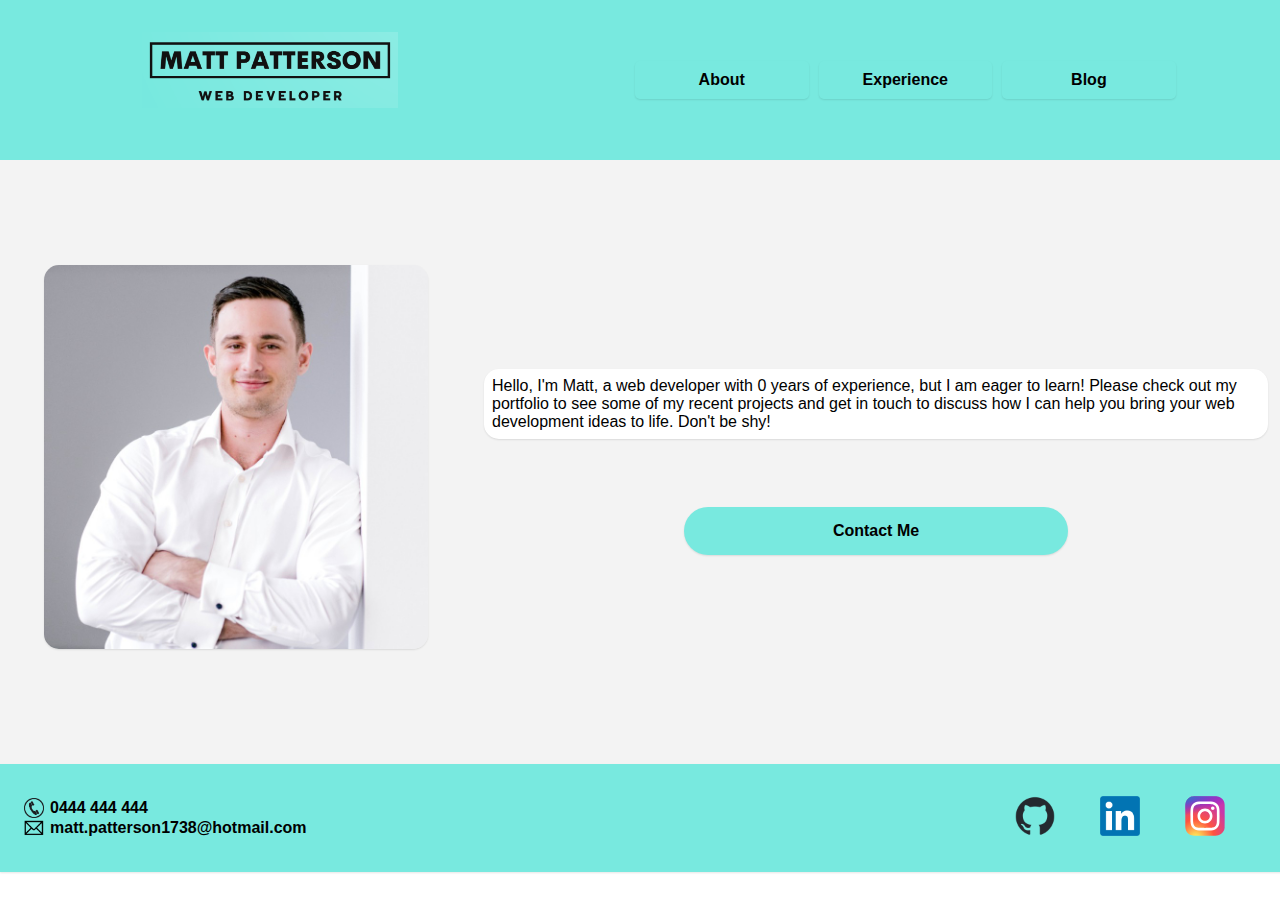
<file: index.html>
<!DOCTYPE html>
<html lang="en">
<head>
    <meta charset="UTF-8">
    <meta http-equiv="X-UA-Compatible" content="IE=edge">
    <meta name="viewport" content="width=device-width, initial-scale=1.0">
    <title>Matt Patterson Portfolio</title>
    <link rel="stylesheet" href="./stylesheets/index.css">
</head>
<body>
  <header>
   <!-- Adding the logo to the website and linking it to the homepage -->
    <div class="logo">
        <a href="./index.html">
            <img src="./images/logo.png" alt="name logo">
        </a>
    </div>
    <!-- Navigation bar which links to the rest of the website -->
    <nav class="navbar">
        <a class="navbar-item" href="./pages/about.html">About</a>
        <a class="navbar-item" href="./pages/experience.html">Experience</a>
        <a class="navbar-item" href="./pages/blog.html">Blog</a>
    </nav>
  </header>  
  <main>
    <!-- Photo of me -->
    <div class="me">
        <img src="./images/me.jpg" alt="photo of me">
    </div>
    <div class="summary-contact">
        <div class="summary">
            <!-- Brief summary of myself -->
            <article class="summary-text">
                Hello, I'm Matt, a web developer with 0 years of experience, but I am eager to learn! 
                Please check out my portfolio to see some of my recent projects and get in touch to discuss how I can help you bring your web development ideas to life.
                Don't be shy!
            </article>
        </div>
        <!-- Link to the contact me page -->
        <div class="contact-link">
            <a href="./pages/contact.html">Contact Me</a>
        </div>
    </div>
  </main>
  <footer>

    <!-- Links to social medias -->
    <div class="social-media">
        <a href="https://github.com/PeterStuvy">
            <img src="./images/github.png" alt="github logo">
        </a>

        <a href="https://www.linkedin.com/in/matt-patterson-9b0917126/">
            <img src="./images/linkedin.png">
        </a>

        <a href="https://www.instagram.com/liverking/">
            <img src="./images/instagram.svg">
        </a>
    </div>

    <!-- other contact info -->
    <div class="info">
        <div class="contact-info">
            <img src="./images/phone.png" alt="phone logo">
            <span>0444 444 444</span>
        </div>
        <div class="contact-info">
            <img src="./images/email.png" alt="email logo">
            <span>matt.patterson1738@hotmail.com</span>
        </div>
    </div>
  </footer>
</body>
</html>
</file>
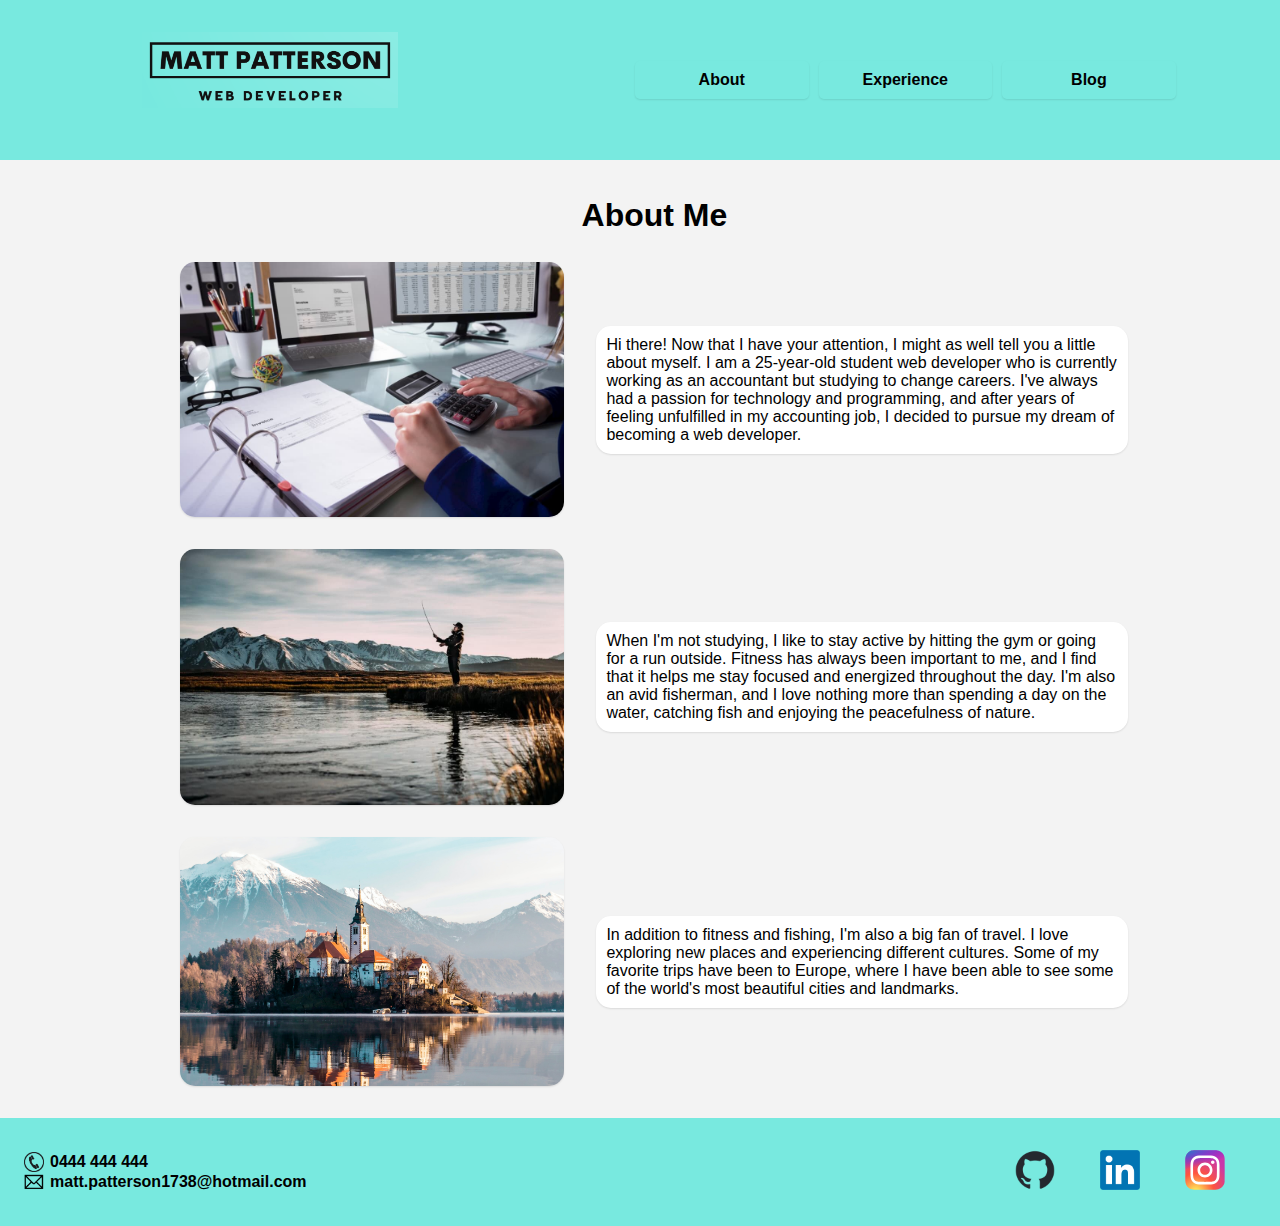
<file: pages/about.html>
<!DOCTYPE html>
<html lang="en">
<head>
    <meta charset="UTF-8">
    <meta http-equiv="X-UA-Compatible" content="IE=edge">
    <meta name="viewport" content="width=device-width, initial-scale=1.0">
    <title>About Me</title>
    <link rel="stylesheet" href="../stylesheets/about.css">
</head>
<body>
  <header>
   <!-- Adding the logo to the website and linking it to the homepage -->
    <div class="logo">
        <a href="../index.html">
            <img src="../images/logo.png" alt="name logo">
        </a>
    </div>
    <!-- Navigation bar which links to the rest of the website -->
    <nav class="navbar">
        <a class="navbar-item" href="about.html">About</a>
        <a class="navbar-item" href="experience.html">Experience</a>
        <a class="navbar-item" href="blog.html">Blog</a>
    </nav>
  </header>  
  <main>
    <main>
        <h1>About Me</h1>
        <section class="accountant">
            <p>
                Hi there! Now that I have your attention, I might as well tell you a little about myself. I am a 25-year-old student web developer who is currently working as an accountant but studying to change careers. 
                I've always had a passion for technology and programming, and after years of feeling unfulfilled in my accounting job, I decided to pursue my dream of becoming a web developer.
            </p>
        
            <img src="../images/accountant.jpg" alt="accountant">
        </section>
        <section class="fishing">
            <p>
                When I'm not studying, I like to stay active by hitting the gym or going for a run outside. Fitness has always been important to me, and I find that it helps me stay focused and energized throughout the day. 
                I'm also an avid fisherman, and I love nothing more than spending a day on the water, catching fish and enjoying the peacefulness of nature.
            </p>
            <img src="../images/fishing.jpg" alt="man fishing">
        </section>  
        <section class="travel">
            <p>
                In addition to fitness and fishing, I'm also a big fan of travel. I love exploring new places and experiencing different cultures. 
                Some of my favorite trips have been to Europe, where I have been able to see some of the world's most beautiful cities and landmarks.
            </p>
            <img src="../images/slovenia.jpg" alt="slovenia">
        </section>  
      </main>      
  </main>
  <footer>

    <!-- Links to social medias -->
    <div class="social-media">
        <a href="https://github.com/PeterStuvy">
            <img src="../images/github.png" alt="github logo">
        </a>

        <a href="https://www.linkedin.com/in/matt-patterson-9b0917126/">
            <img src="../images/linkedin.png">
        </a>

        <a href="https://www.instagram.com/liverking/">
            <img src="../images/instagram.svg">
        </a>
    </div>

    <!-- other contact info -->
    <div class="info">
        <div class="contact-info">
            <img src="../images/phone.png" alt="phone logo">
            <span>0444 444 444</span>
        </div>
        <div class="contact-info">
            <img src="../images/email.png" alt="email logo">
            <span>matt.patterson1738@hotmail.com</span>
        </div>
    </div>
  </footer>
</body>
</html>
</file>
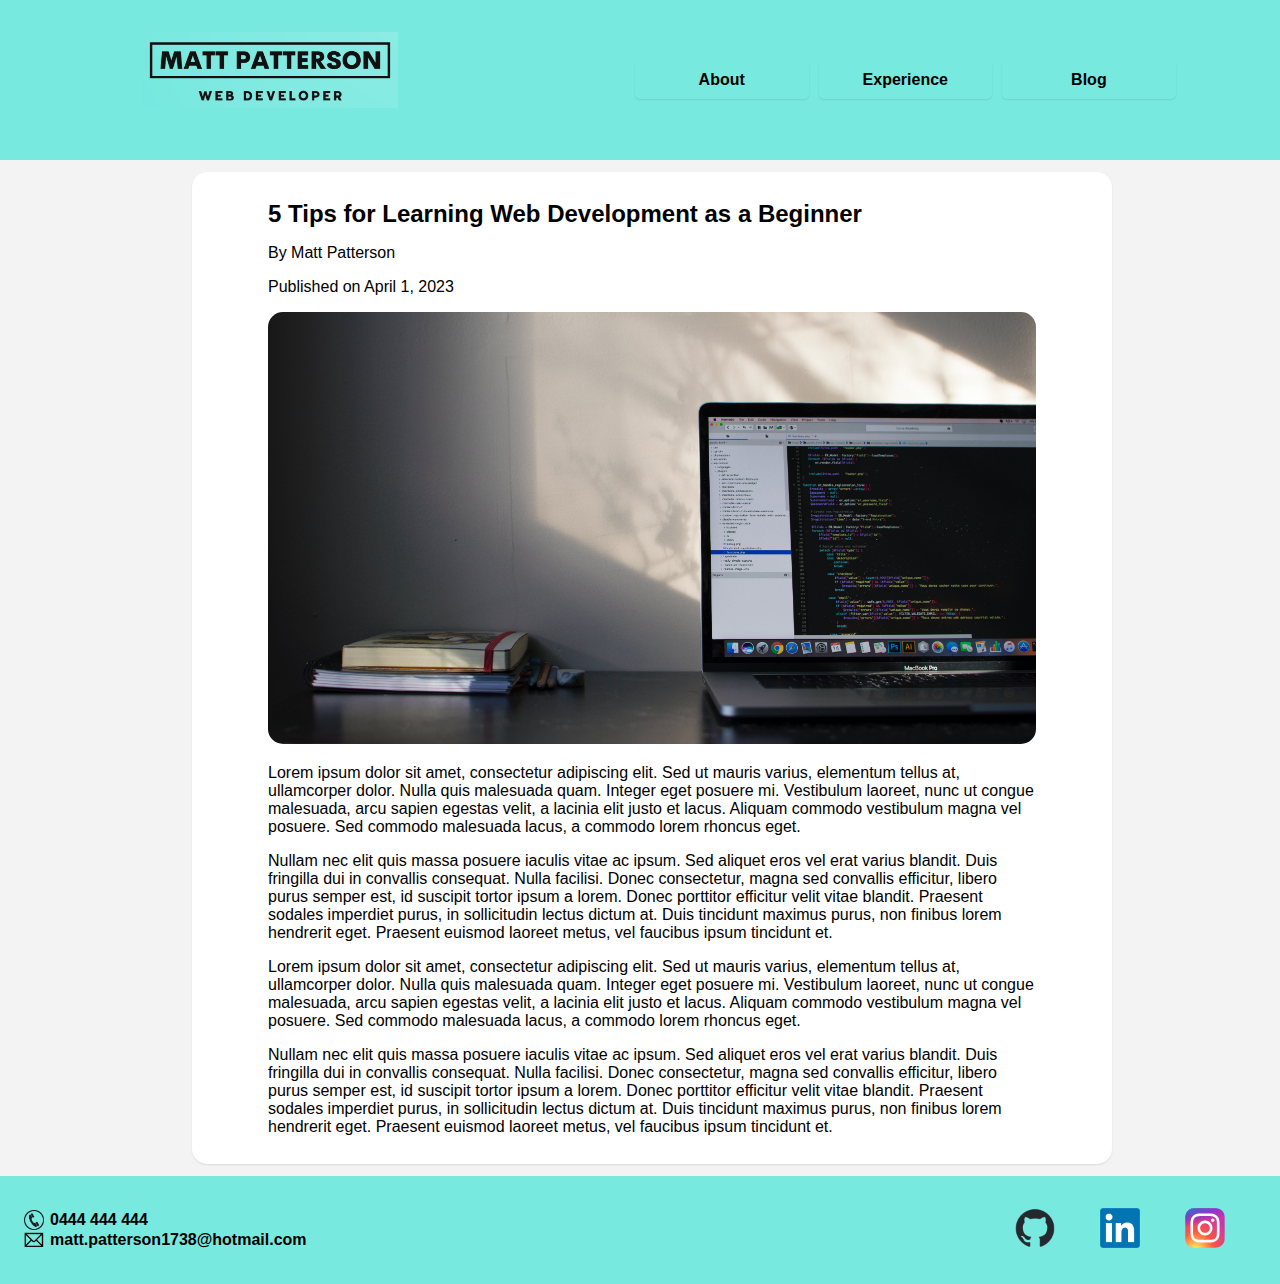
<file: pages/blog1.html>
<!DOCTYPE html>
<html lang="en">
<head>
    <meta charset="UTF-8">
    <meta http-equiv="X-UA-Compatible" content="IE=edge">
    <meta name="viewport" content="width=device-width, initial-scale=1.0">
    <title>My Blog</title>
    <link rel="stylesheet" href="../stylesheets/blogpost.css">
</head>
<body>
  <header>
   <!-- Adding the logo to the website and linking it to the homepage -->
    <div class="logo">
        <a href="../index.html">
            <img src="../images/logo.png" alt="name logo">
        </a>
    </div>
    <!-- Navigation bar which links to the rest of the website -->
    <nav class="navbar">
        <a class="navbar-item" href="about.html">About</a>
        <a class="navbar-item" href="experience.html">Experience</a>
        <a class="navbar-item" href="blog.html">Blog</a>
    </nav>
  </header>  
  <main>
        <article>
            <section class="title">
                <h1>5 Tips for Learning Web Development as a Beginner</h1>
                <p>By Matt Patterson</p>
                <p>Published on April 1, 2023</p>
                <img src="../images/blog1.jpg" alt="laptop with code">
            </section>
            <section class="content">
                <p>
                    Lorem ipsum dolor sit amet, consectetur adipiscing elit. Sed ut mauris varius, elementum tellus at, ullamcorper dolor. 
                    Nulla quis malesuada quam. Integer eget posuere mi. Vestibulum laoreet, nunc ut congue malesuada, 
                    arcu sapien egestas velit, a lacinia elit justo et lacus. Aliquam commodo vestibulum magna vel posuere. 
                    Sed commodo malesuada lacus, a commodo lorem rhoncus eget.
                </p>
                <p>
                    Nullam nec elit quis massa posuere iaculis vitae ac ipsum. Sed aliquet eros vel erat varius blandit. 
                    Duis fringilla dui in convallis consequat. Nulla facilisi. Donec consectetur, magna sed convallis efficitur, 
                    libero purus semper est, id suscipit tortor ipsum a lorem. Donec porttitor efficitur velit vitae blandit. 
                    Praesent sodales imperdiet purus, in sollicitudin lectus dictum at. Duis tincidunt maximus purus, non finibus 
                    lorem hendrerit eget. Praesent euismod laoreet metus, vel faucibus ipsum tincidunt et.
                </p>
                <p>
                    Lorem ipsum dolor sit amet, consectetur adipiscing elit. Sed ut mauris varius, elementum tellus at, ullamcorper dolor. 
                    Nulla quis malesuada quam. Integer eget posuere mi. Vestibulum laoreet, nunc ut congue malesuada, 
                    arcu sapien egestas velit, a lacinia elit justo et lacus. Aliquam commodo vestibulum magna vel posuere. 
                    Sed commodo malesuada lacus, a commodo lorem rhoncus eget.
                </p>
                <p>
                    Nullam nec elit quis massa posuere iaculis vitae ac ipsum. Sed aliquet eros vel erat varius blandit. 
                    Duis fringilla dui in convallis consequat. Nulla facilisi. Donec consectetur, magna sed convallis efficitur, 
                    libero purus semper est, id suscipit tortor ipsum a lorem. Donec porttitor efficitur velit vitae blandit. 
                    Praesent sodales imperdiet purus, in sollicitudin lectus dictum at. Duis tincidunt maximus purus, non finibus 
                    lorem hendrerit eget. Praesent euismod laoreet metus, vel faucibus ipsum tincidunt et.
                </p>
            </section>
        </article>
  </main>
  <footer>

    <!-- Links to social medias -->
    <div class="social-media">
        <a href="https://github.com/PeterStuvy">
            <img src="../images/github.png" alt="github logo">
        </a>

        <a href="https://www.linkedin.com/in/matt-patterson-9b0917126/">
            <img src="../images/linkedin.png">
        </a>

        <a href="https://www.instagram.com/liverking/">
            <img src="../images/instagram.svg">
        </a>
    </div>

    <!-- other contact info -->
    <div class="info">
        <div class="contact-info">
            <img src="../images/phone.png" alt="phone logo">
            <span>0444 444 444</span>
        </div>
        <div class="contact-info">
            <img src="../images/email.png" alt="email logo">
            <span>matt.patterson1738@hotmail.com</span>
        </div>
    </div>
  </footer>
</body>
</html>
</file>
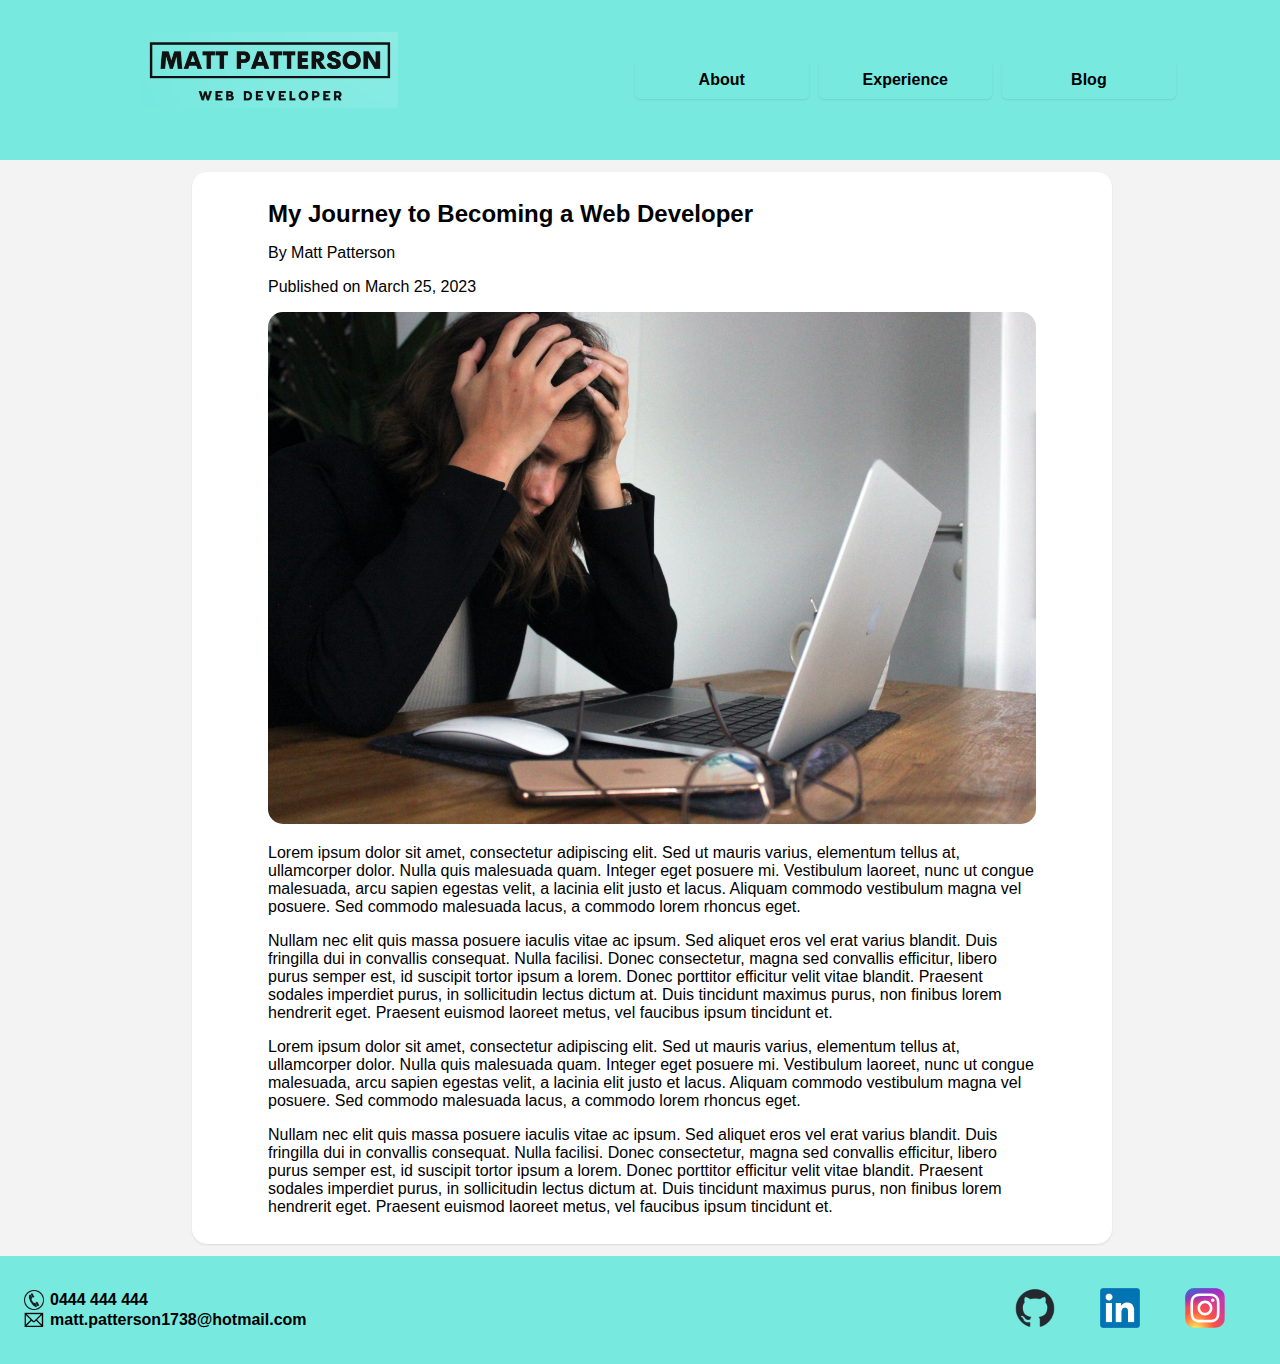
<file: pages/blog2.html>
<!DOCTYPE html>
<html lang="en">
<head>
    <meta charset="UTF-8">
    <meta http-equiv="X-UA-Compatible" content="IE=edge">
    <meta name="viewport" content="width=device-width, initial-scale=1.0">
    <title>My Blog</title>
    <link rel="stylesheet" href="../stylesheets/blogpost.css">
</head>
<body>
  <header>
   <!-- Adding the logo to the website and linking it to the homepage -->
    <div class="logo">
        <a href="../index.html">
            <img src="../images/logo.png" alt="name logo">
        </a>
    </div>
    <!-- Navigation bar which links to the rest of the website -->
    <nav class="navbar">
        <a class="navbar-item" href="about.html">About</a>
        <a class="navbar-item" href="experience.html">Experience</a>
        <a class="navbar-item" href="blog.html">Blog</a>
    </nav>
  </header>  
  <main>
        <article>
            <section class="title">
                <h1>My Journey to Becoming a Web Developer</h1>
                <p>By Matt Patterson</p>
                <p>Published on March 25, 2023</p>
                <img src="../images/blog2.jpg" alt="frustrated at computer">
            </section>
            <section class="content">
                <p>
                    Lorem ipsum dolor sit amet, consectetur adipiscing elit. Sed ut mauris varius, elementum tellus at, ullamcorper dolor. 
                    Nulla quis malesuada quam. Integer eget posuere mi. Vestibulum laoreet, nunc ut congue malesuada, 
                    arcu sapien egestas velit, a lacinia elit justo et lacus. Aliquam commodo vestibulum magna vel posuere. 
                    Sed commodo malesuada lacus, a commodo lorem rhoncus eget.
                </p>
                <p>
                    Nullam nec elit quis massa posuere iaculis vitae ac ipsum. Sed aliquet eros vel erat varius blandit. 
                    Duis fringilla dui in convallis consequat. Nulla facilisi. Donec consectetur, magna sed convallis efficitur, 
                    libero purus semper est, id suscipit tortor ipsum a lorem. Donec porttitor efficitur velit vitae blandit. 
                    Praesent sodales imperdiet purus, in sollicitudin lectus dictum at. Duis tincidunt maximus purus, non finibus 
                    lorem hendrerit eget. Praesent euismod laoreet metus, vel faucibus ipsum tincidunt et.
                </p>
                <p>
                    Lorem ipsum dolor sit amet, consectetur adipiscing elit. Sed ut mauris varius, elementum tellus at, ullamcorper dolor. 
                    Nulla quis malesuada quam. Integer eget posuere mi. Vestibulum laoreet, nunc ut congue malesuada, 
                    arcu sapien egestas velit, a lacinia elit justo et lacus. Aliquam commodo vestibulum magna vel posuere. 
                    Sed commodo malesuada lacus, a commodo lorem rhoncus eget.
                </p>
                <p>
                    Nullam nec elit quis massa posuere iaculis vitae ac ipsum. Sed aliquet eros vel erat varius blandit. 
                    Duis fringilla dui in convallis consequat. Nulla facilisi. Donec consectetur, magna sed convallis efficitur, 
                    libero purus semper est, id suscipit tortor ipsum a lorem. Donec porttitor efficitur velit vitae blandit. 
                    Praesent sodales imperdiet purus, in sollicitudin lectus dictum at. Duis tincidunt maximus purus, non finibus 
                    lorem hendrerit eget. Praesent euismod laoreet metus, vel faucibus ipsum tincidunt et.
                </p>
            </section>
        </article>
  </main>
  <footer>

    <!-- Links to social medias -->
    <div class="social-media">
        <a href="https://github.com/PeterStuvy">
            <img src="../images/github.png" alt="github logo">
        </a>

        <a href="https://www.linkedin.com/in/matt-patterson-9b0917126/">
            <img src="../images/linkedin.png">
        </a>

        <a href="https://www.instagram.com/liverking/">
            <img src="../images/instagram.svg">
        </a>
    </div>

    <!-- other contact info -->
    <div class="info">
        <div class="contact-info">
            <img src="../images/phone.png" alt="phone logo">
            <span>0444 444 444</span>
        </div>
        <div class="contact-info">
            <img src="../images/email.png" alt="email logo">
            <span>matt.patterson1738@hotmail.com</span>
        </div>
    </div>
  </footer>
</body>
</html>
</file>
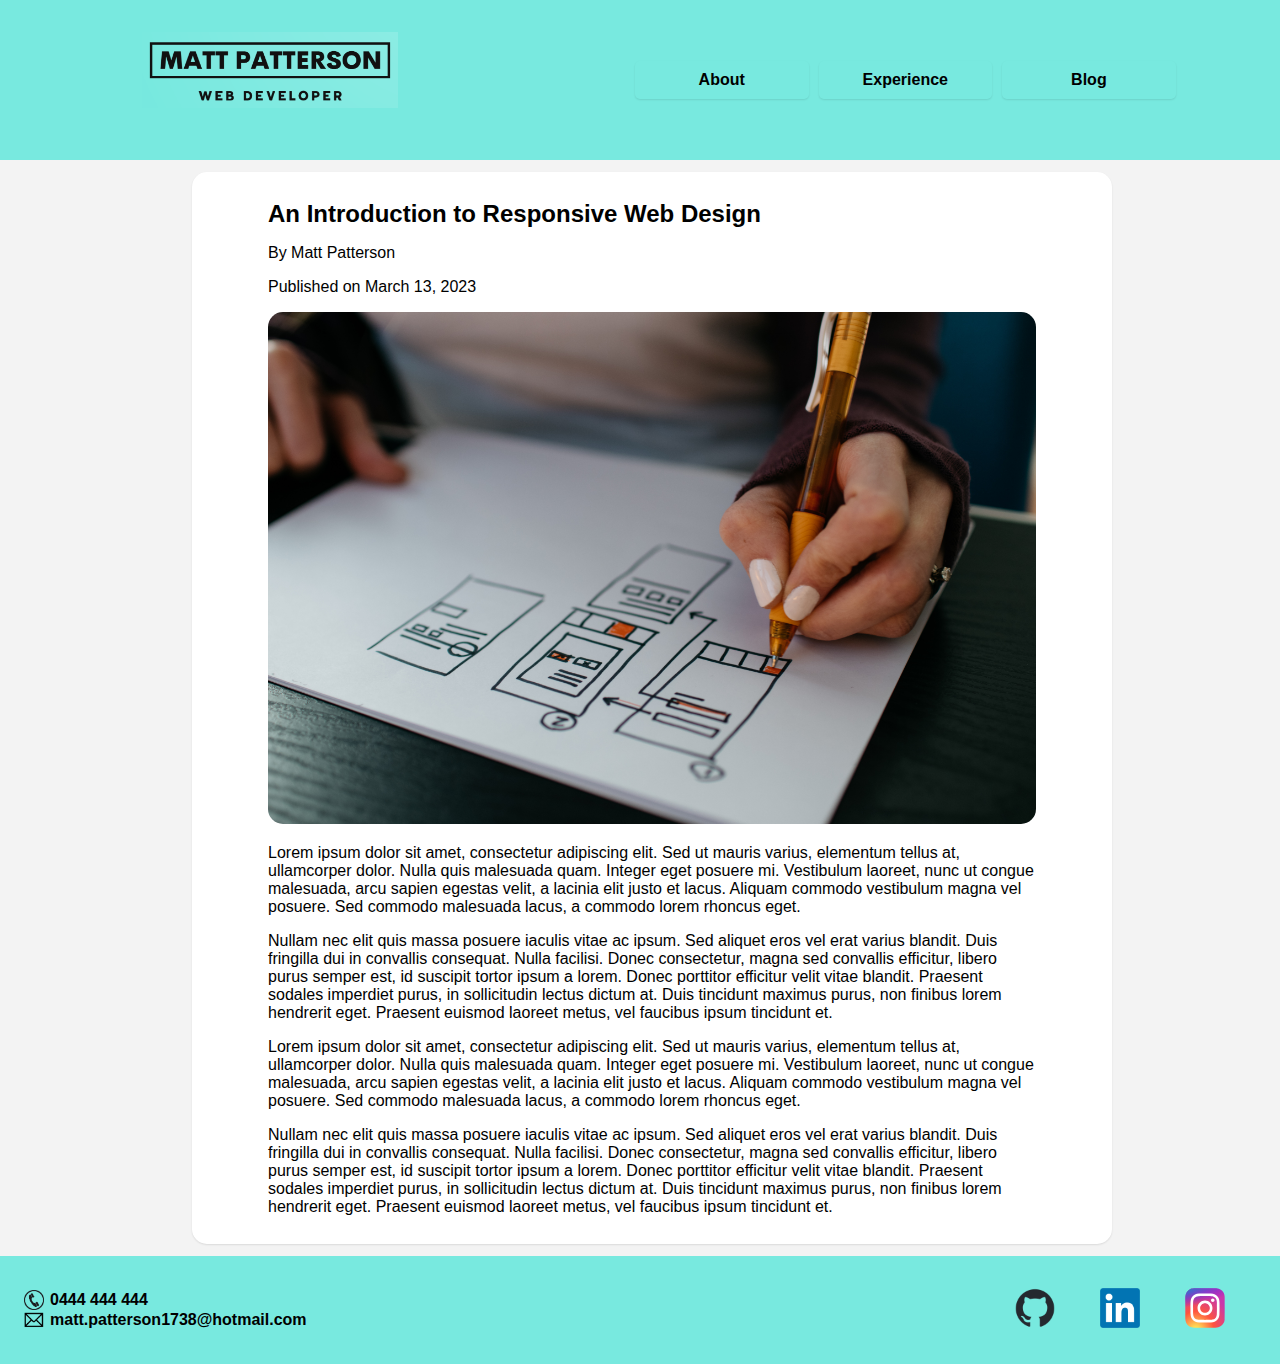
<file: pages/blog3.html>
<!DOCTYPE html>
<html lang="en">
<head>
    <meta charset="UTF-8">
    <meta http-equiv="X-UA-Compatible" content="IE=edge">
    <meta name="viewport" content="width=device-width, initial-scale=1.0">
    <title>My Blog</title>
    <link rel="stylesheet" href="../stylesheets/blogpost.css">
</head>
<body>
  <header>
   <!-- Adding the logo to the website and linking it to the homepage -->
    <div class="logo">
        <a href="../index.html">
            <img src="../images/logo.png" alt="name logo">
        </a>
    </div>
    <!-- Navigation bar which links to the rest of the website -->
    <nav class="navbar">
        <a class="navbar-item" href="about.html">About</a>
        <a class="navbar-item" href="experience.html">Experience</a>
        <a class="navbar-item" href="blog.html">Blog</a>
    </nav>
  </header>  
  <main>
        <article>
            <section class="title">
                <h1>An Introduction to Responsive Web Design</h1>
                <p>By Matt Patterson</p>
                <p>Published on March 13, 2023</p>
                <img src="../images/blog3.jpg" alt="responsive designing">
            </section>
            <section class="content">
                <p>
                    Lorem ipsum dolor sit amet, consectetur adipiscing elit. Sed ut mauris varius, elementum tellus at, ullamcorper dolor. 
                    Nulla quis malesuada quam. Integer eget posuere mi. Vestibulum laoreet, nunc ut congue malesuada, 
                    arcu sapien egestas velit, a lacinia elit justo et lacus. Aliquam commodo vestibulum magna vel posuere. 
                    Sed commodo malesuada lacus, a commodo lorem rhoncus eget.
                </p>
                <p>
                    Nullam nec elit quis massa posuere iaculis vitae ac ipsum. Sed aliquet eros vel erat varius blandit. 
                    Duis fringilla dui in convallis consequat. Nulla facilisi. Donec consectetur, magna sed convallis efficitur, 
                    libero purus semper est, id suscipit tortor ipsum a lorem. Donec porttitor efficitur velit vitae blandit. 
                    Praesent sodales imperdiet purus, in sollicitudin lectus dictum at. Duis tincidunt maximus purus, non finibus 
                    lorem hendrerit eget. Praesent euismod laoreet metus, vel faucibus ipsum tincidunt et.
                </p>
                <p>
                    Lorem ipsum dolor sit amet, consectetur adipiscing elit. Sed ut mauris varius, elementum tellus at, ullamcorper dolor. 
                    Nulla quis malesuada quam. Integer eget posuere mi. Vestibulum laoreet, nunc ut congue malesuada, 
                    arcu sapien egestas velit, a lacinia elit justo et lacus. Aliquam commodo vestibulum magna vel posuere. 
                    Sed commodo malesuada lacus, a commodo lorem rhoncus eget.
                </p>
                <p>
                    Nullam nec elit quis massa posuere iaculis vitae ac ipsum. Sed aliquet eros vel erat varius blandit. 
                    Duis fringilla dui in convallis consequat. Nulla facilisi. Donec consectetur, magna sed convallis efficitur, 
                    libero purus semper est, id suscipit tortor ipsum a lorem. Donec porttitor efficitur velit vitae blandit. 
                    Praesent sodales imperdiet purus, in sollicitudin lectus dictum at. Duis tincidunt maximus purus, non finibus 
                    lorem hendrerit eget. Praesent euismod laoreet metus, vel faucibus ipsum tincidunt et.
                </p>
            </section>
        </article>
  </main>
  <footer>

    <!-- Links to social medias -->
    <div class="social-media">
        <a href="https://github.com/PeterStuvy">
            <img src="../images/github.png" alt="github logo">
        </a>

        <a href="https://www.linkedin.com/in/matt-patterson-9b0917126/">
            <img src="../images/linkedin.png">
        </a>

        <a href="https://www.instagram.com/liverking/">
            <img src="../images/instagram.svg">
        </a>
    </div>

    <!-- other contact info -->
    <div class="info">
        <div class="contact-info">
            <img src="../images/phone.png" alt="phone logo">
            <span>0444 444 444</span>
        </div>
        <div class="contact-info">
            <img src="../images/email.png" alt="email logo">
            <span>matt.patterson1738@hotmail.com</span>
        </div>
    </div>
  </footer>
</body>
</html>
</file>
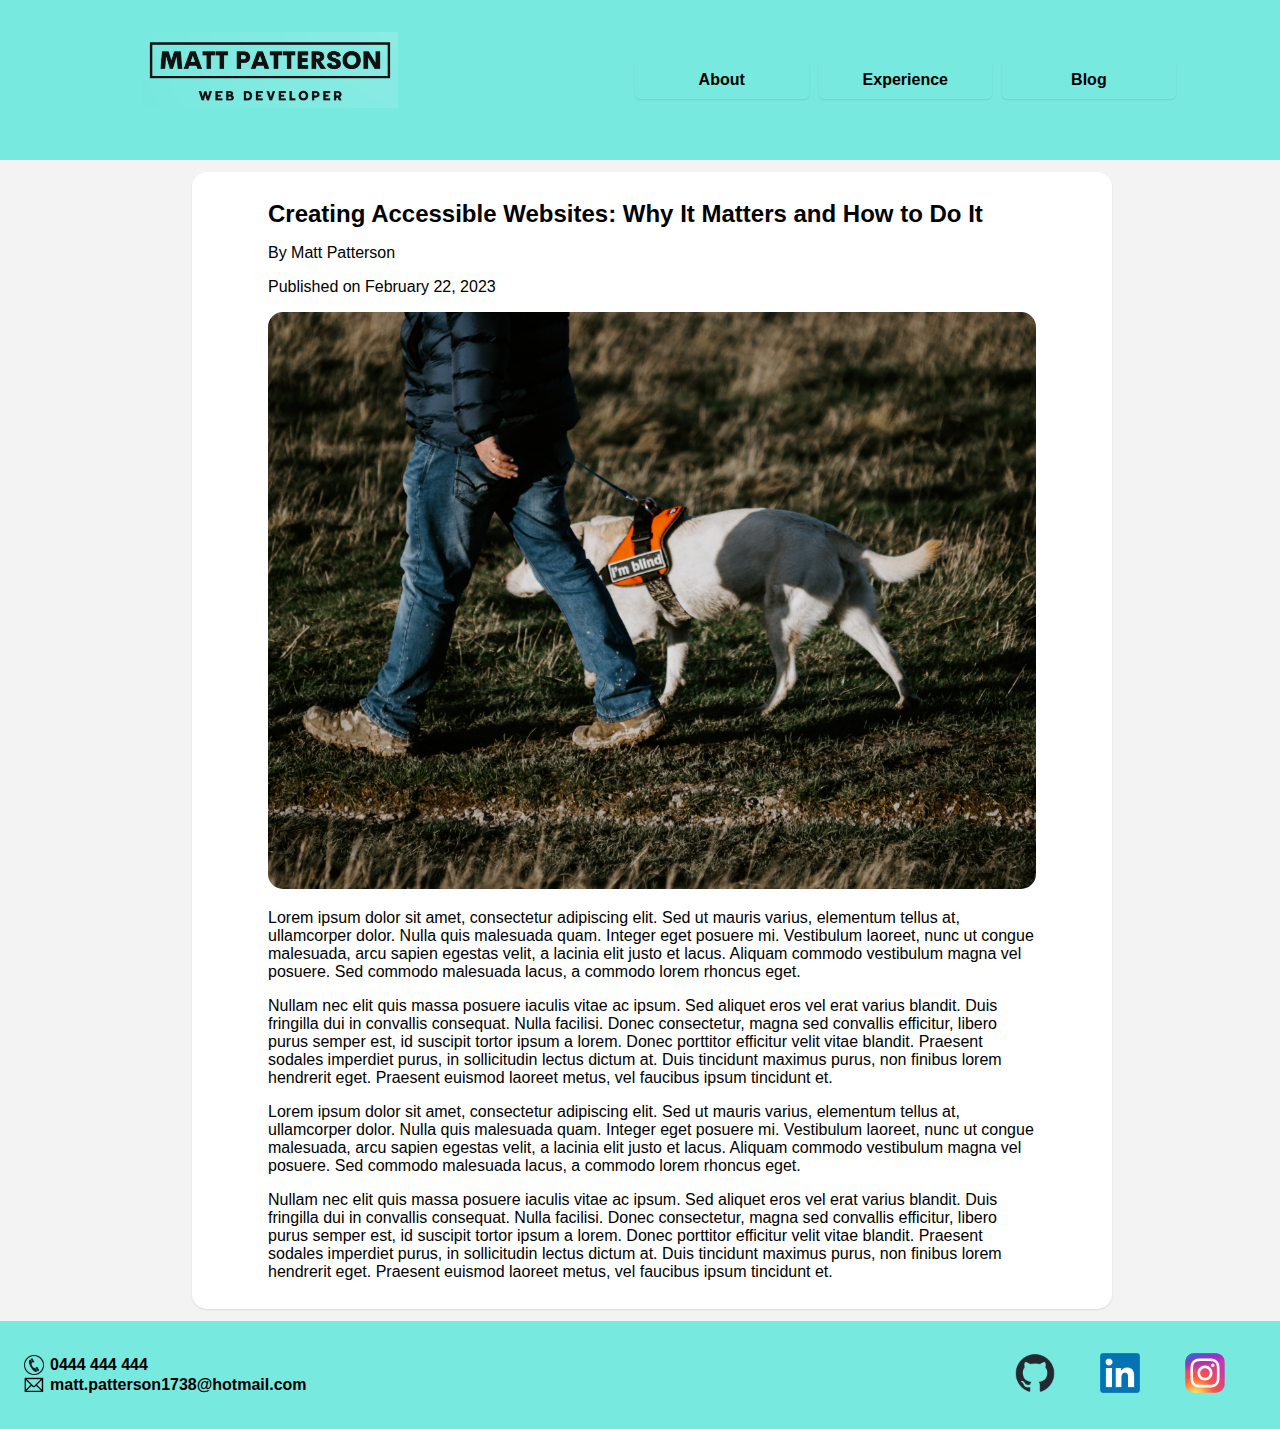
<file: pages/blog5.html>
<!DOCTYPE html>
<html lang="en">
<head>
    <meta charset="UTF-8">
    <meta http-equiv="X-UA-Compatible" content="IE=edge">
    <meta name="viewport" content="width=device-width, initial-scale=1.0">
    <title>My Blog</title>
    <link rel="stylesheet" href="../stylesheets/blogpost.css">
</head>
<body>
  <header>
   <!-- Adding the logo to the website and linking it to the homepage -->
    <div class="logo">
        <a href="../index.html">
            <img src="../images/logo.png" alt="name logo">
        </a>
    </div>
    <!-- Navigation bar which links to the rest of the website -->
    <nav class="navbar">
        <a class="navbar-item" href="about.html">About</a>
        <a class="navbar-item" href="experience.html">Experience</a>
        <a class="navbar-item" href="blog.html">Blog</a>
    </nav>
  </header>  
  <main>
        <article>
            <section class="title">
                <h1>Creating Accessible Websites: Why It Matters and How to Do It</h1>
                <p>By Matt Patterson</p>
                <p>Published on February 22, 2023</p>
                <img src="../images/blog5.jpg" alt="man with guide dog">
            </section>
            <section class="content">
                <p>
                    Lorem ipsum dolor sit amet, consectetur adipiscing elit. Sed ut mauris varius, elementum tellus at, ullamcorper dolor. 
                    Nulla quis malesuada quam. Integer eget posuere mi. Vestibulum laoreet, nunc ut congue malesuada, 
                    arcu sapien egestas velit, a lacinia elit justo et lacus. Aliquam commodo vestibulum magna vel posuere. 
                    Sed commodo malesuada lacus, a commodo lorem rhoncus eget.
                </p>
                <p>
                    Nullam nec elit quis massa posuere iaculis vitae ac ipsum. Sed aliquet eros vel erat varius blandit. 
                    Duis fringilla dui in convallis consequat. Nulla facilisi. Donec consectetur, magna sed convallis efficitur, 
                    libero purus semper est, id suscipit tortor ipsum a lorem. Donec porttitor efficitur velit vitae blandit. 
                    Praesent sodales imperdiet purus, in sollicitudin lectus dictum at. Duis tincidunt maximus purus, non finibus 
                    lorem hendrerit eget. Praesent euismod laoreet metus, vel faucibus ipsum tincidunt et.
                </p>
                <p>
                    Lorem ipsum dolor sit amet, consectetur adipiscing elit. Sed ut mauris varius, elementum tellus at, ullamcorper dolor. 
                    Nulla quis malesuada quam. Integer eget posuere mi. Vestibulum laoreet, nunc ut congue malesuada, 
                    arcu sapien egestas velit, a lacinia elit justo et lacus. Aliquam commodo vestibulum magna vel posuere. 
                    Sed commodo malesuada lacus, a commodo lorem rhoncus eget.
                </p>
                <p>
                    Nullam nec elit quis massa posuere iaculis vitae ac ipsum. Sed aliquet eros vel erat varius blandit. 
                    Duis fringilla dui in convallis consequat. Nulla facilisi. Donec consectetur, magna sed convallis efficitur, 
                    libero purus semper est, id suscipit tortor ipsum a lorem. Donec porttitor efficitur velit vitae blandit. 
                    Praesent sodales imperdiet purus, in sollicitudin lectus dictum at. Duis tincidunt maximus purus, non finibus 
                    lorem hendrerit eget. Praesent euismod laoreet metus, vel faucibus ipsum tincidunt et.
                </p>
            </section>
        </article>
  </main>
  <footer>

    <!-- Links to social medias -->
    <div class="social-media">
        <a href="https://github.com/PeterStuvy">
            <img src="../images/github.png" alt="github logo">
        </a>

        <a href="https://www.linkedin.com/in/matt-patterson-9b0917126/">
            <img src="../images/linkedin.png">
        </a>

        <a href="https://www.instagram.com/liverking/">
            <img src="../images/instagram.svg">
        </a>
    </div>

    <!-- other contact info -->
    <div class="info">
        <div class="contact-info">
            <img src="../images/phone.png" alt="phone logo">
            <span>0444 444 444</span>
        </div>
        <div class="contact-info">
            <img src="../images/email.png" alt="email logo">
            <span>matt.patterson1738@hotmail.com</span>
        </div>
    </div>
  </footer>
</body>
</html>
</file>
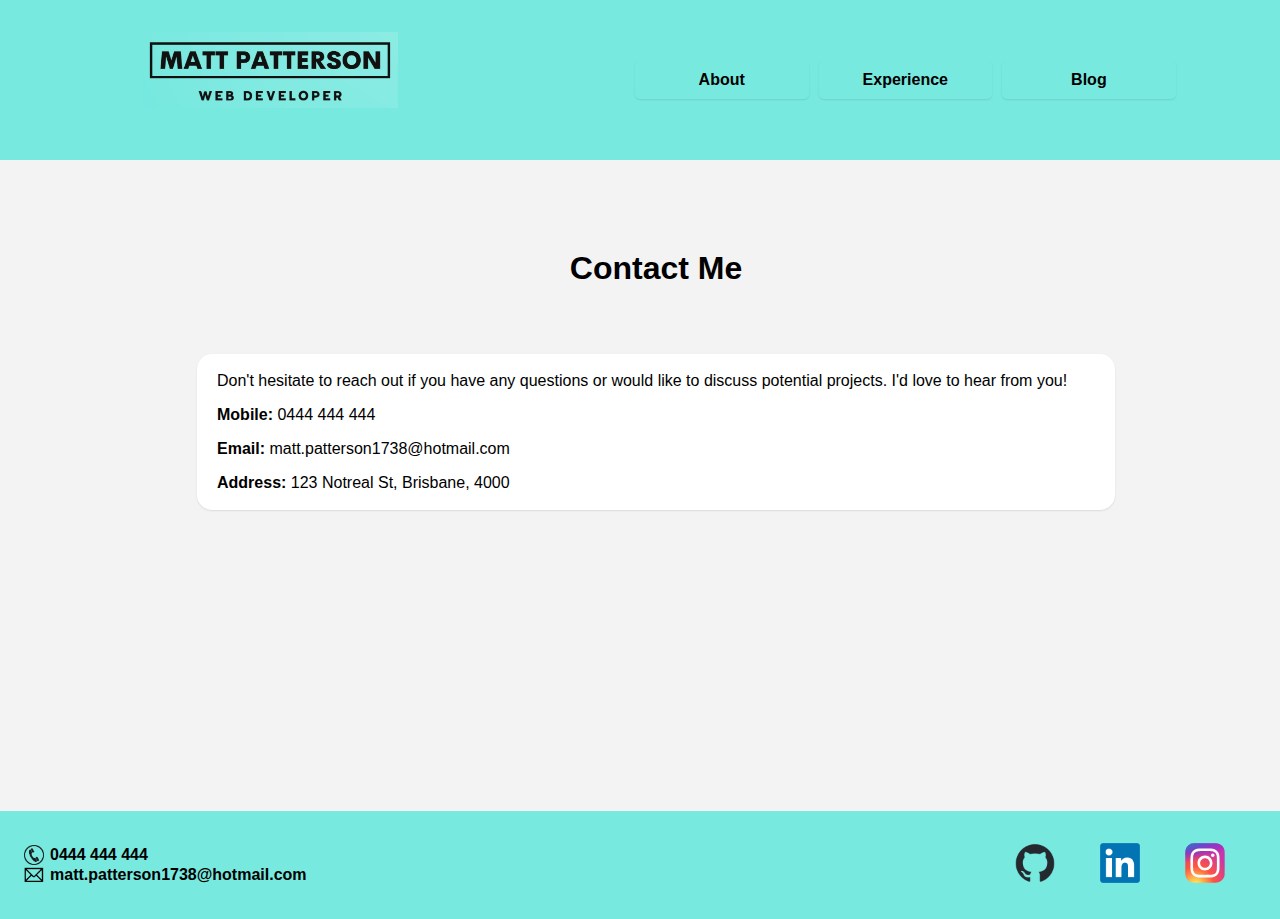
<file: pages/contact.html>
<!DOCTYPE html>
<html lang="en">
<head>
    <meta charset="UTF-8">
    <meta http-equiv="X-UA-Compatible" content="IE=edge">
    <meta name="viewport" content="width=device-width, initial-scale=1.0">
    <title>Contact</title>
    <link rel="stylesheet" href="../stylesheets/contact.css">
</head>
<body>
  <header>
   <!-- Adding the logo to the website and linking it to the homepage -->
    <div class="logo">
        <a href="../index.html">
            <img src="../images/logo.png" alt="name logo">
        </a>
    </div>
    <!-- Navigation bar which links to the rest of the website -->
    <nav class="navbar">
        <a class="navbar-item" href="about.html">About</a>
        <a class="navbar-item" href="experience.html">Experience</a>
        <a class="navbar-item" href="blog.html">Blog</a>
    </nav>
  </header>  
  <main>
        <div class="contact">
            <!-- Page Title -->
            <div class="title">
                <h1>Contact Me</h1>
            </div>
            <div class="content">
                <!-- Contact details & a brief paragraph to let readers know I wish to be contacted -->
                <div class="contactme">
                        <p>
                            Don't hesitate to reach out if you have any questions or 
                            would like to discuss potential projects. I'd love to hear from you!
                        </p>
                    </div>
                    <div class="contactme-details">
                        <p class="contact-item">
                            <label>Mobile:</label>
                            <span>0444 444 444</span>
                        </p>
                        <p class="contact-item">
                            <label>Email:</label>
                            <span>matt.patterson1738@hotmail.com</span>
                        </p>
                        <p class="contact-item">
                            <label>Address:</label>
                            <span>123 Notreal St, Brisbane, 4000</span>
                        </p>
                    </div>
                </div>
            </div>
        
  </main>
  <footer>

    <!-- Links to social medias -->
    <div class="social-media">
        <a href="https://github.com/PeterStuvy">
            <img src="../images/github.png" alt="github logo">
        </a>

        <a href="https://www.linkedin.com/in/matt-patterson-9b0917126/">
            <img src="../images/linkedin.png">
        </a>

        <a href="https://www.instagram.com/liverking/">
            <img src="../images/instagram.svg">
        </a>
    </div>

    <!-- other contact info -->
    <div class="info">
        <div class="contact-info">
            <img src="../images/phone.png" alt="phone logo">
            <span>0444 444 444</span>
        </div>
        <div class="contact-info">
            <img src="../images/email.png" alt="email logo">
            <span>matt.patterson1738@hotmail.com</span>
        </div>
    </div>
  </footer>
</body>
</html>
</file>
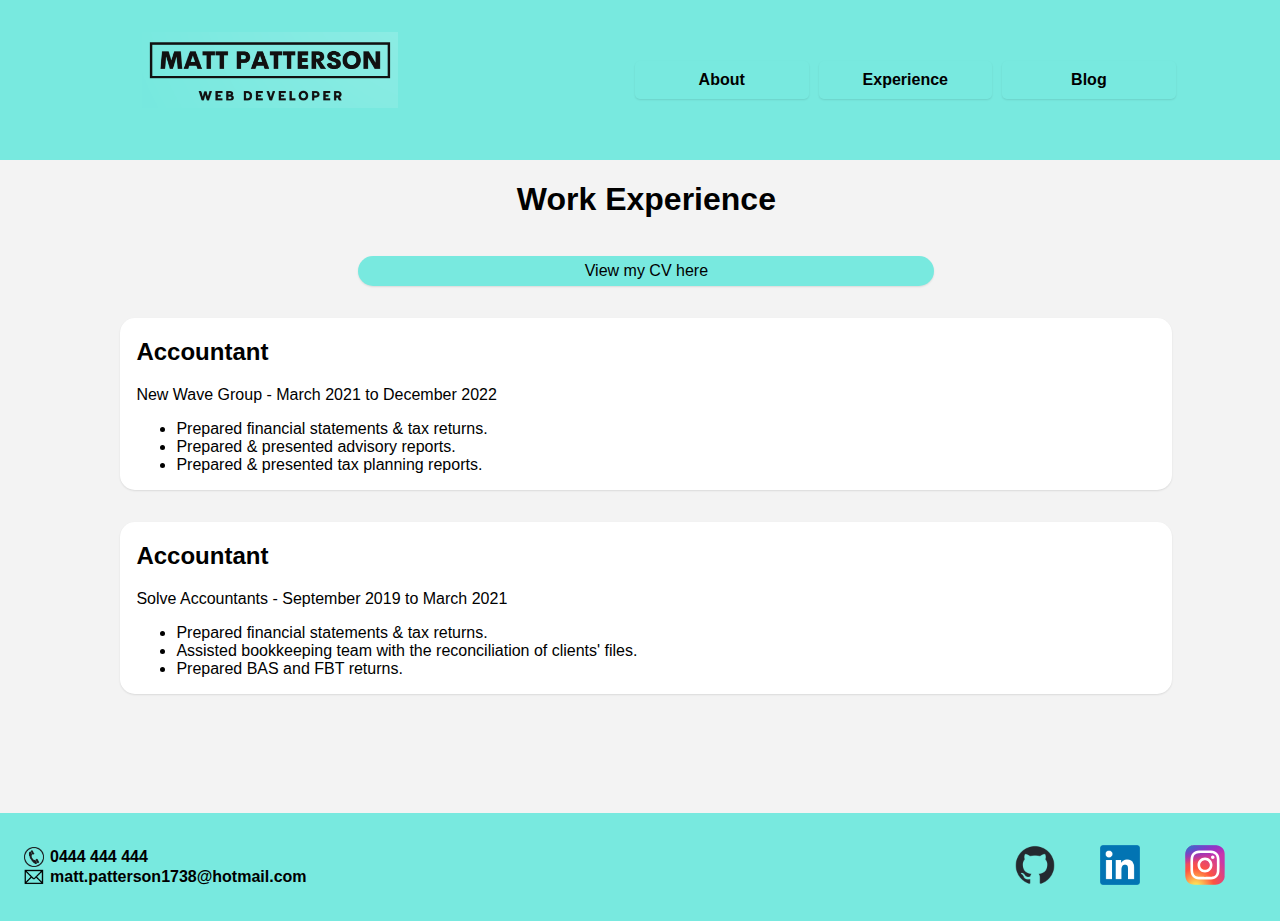
<file: pages/experience.html>
<!DOCTYPE html>
<html lang="en">
<head>
    <meta charset="UTF-8">
    <meta http-equiv="X-UA-Compatible" content="IE=edge">
    <meta name="viewport" content="width=device-width, initial-scale=1.0">
    <title>Experience</title>
    <link rel="stylesheet" href="../stylesheets/experience.css">
</head>
<body>
  <header>
   <!-- Adding the logo to the website and linking it to the homepage -->
    <div class="logo">
        <a href="../index.html">
            <img src="../images/logo.png" alt="name logo">
        </a>
    </div>
    <!-- Navigation bar which links to the rest of the website -->
    <nav class="navbar">
        <a class="navbar-item" href="about.html">About</a>
        <a class="navbar-item" href="experience.html">Experience</a>
        <a class="navbar-item" href="blog.html">Blog</a>
    </nav>
  </header>  
  <main>
        <section id="experience">
            <h1>Work Experience</h1>
            <a href="../files/resume.pdf" class="resume-download">View my CV here</a>
            <article id="new wave">
                <h2>Accountant</h2>
                <p class="subtitle">New Wave Group - March 2021 to December 2022</p>
                <ul>
                    <li>Prepared financial statements & tax returns.</li>
                    <li>Prepared  & presented advisory reports.</li>
                    <li>Prepared & presented tax planning reports.</li>
                </ul>
            </article>
    
            <article id="solve">
                <h2>Accountant</h2>
                <p class="subtitle">Solve Accountants - September 2019 to March 2021</p>
                <ul>
                    <li>Prepared financial statements & tax returns.</li>
                    <li>Assisted bookkeeping team with the reconciliation of clients' files.</li>
                    <li>Prepared BAS and FBT returns.</li>
                </ul>
            </article>
        </section>
  </main>
  <footer>

    <!-- Links to social medias -->
    <div class="social-media">
        <a href="https://github.com/PeterStuvy">
            <img src="../images/github.png" alt="github logo">
        </a>

        <a href="https://www.linkedin.com/in/matt-patterson-9b0917126/">
            <img src="../images/linkedin.png">
        </a>

        <a href="https://www.instagram.com/liverking/">
            <img src="../images/instagram.svg">
        </a>
    </div>

    <!-- other contact info -->
    <div class="info">
        <div class="contact-info">
            <img src="../images/phone.png" alt="phone logo">
            <span>0444 444 444</span>
        </div>
        <div class="contact-info">
            <img src="../images/email.png" alt="email logo">
            <span>matt.patterson1738@hotmail.com</span>
        </div>
    </div>
  </footer>
</body>
</html>
</file>
<file: stylesheets/index.css>
body {
  margin: 0;
  padding: 0;
  display: flex;
  min-height: 100%;
  flex-direction: column;
  justify-content: space-around;
}
body header {
  background-color: #78e9df;
  padding: 16px;
  text-align: center;
  width: 100%;
}
body header .logo {
  margin-bottom: 16px;
}
body header .logo img {
  width: 90%;
  margin: 16px;
}
body header .navbar {
  display: flex;
  justify-content: space-around;
  align-items: center;
  background-color: #78e9df;
  font-family: "Segoe UI", sans-serif;
}
body header .navbar .navbar-item {
  margin-right: 10px;
  padding: 10px;
  color: black;
  font-weight: 600;
  text-decoration: none;
  transition: all 0.2s ease-in-out;
  box-shadow: 0 1px 2px rgba(0, 0, 0, 0.1);
  border-radius: 5px;
}
body header .navbar .navbar-item:hover {
  background-color: black;
  color: #78e9df;
}
body header .navbar .navbar-item.active {
  background-color: black;
  color: #78e9df;
  animation: shake 0.3s ease-in-out;
}
@keyframes shake {
  0% {
    transform: translateX(0);
  }
  25% {
    transform: translateX(-5px);
  }
  50% {
    transform: translateX(5px);
  }
  75% {
    transform: translateX(-5px);
  }
  100% {
    transform: translateX(0);
  }
}
body main {
  flex-grow: 1;
  background-color: #f3f3f3;
  padding: 16px;
  width: 100%;
  display: flex;
  flex-direction: column;
  align-items: center;
}
body main .me {
  margin-bottom: 6px;
}
body main .me img {
  width: 90vw;
  border-radius: 15px;
  box-shadow: 0 1px 2px rgba(0, 0, 0, 0.1);
}
body main .summary-contact {
  display: flex;
  flex-direction: column;
  justify-content: space-around;
  align-items: center;
}
body main .summary-contact .summary {
  background-color: white;
  padding: 8px;
  border-radius: 15px;
  font-family: "Segoe UI", sans-serif;
  margin-bottom: 12px;
  box-shadow: 0 1px 2px rgba(0, 0, 0, 0.1);
}
body main .summary-contact .contact-link {
  width: 50vw;
  height: 48px;
  background-color: #78e9df;
  border-radius: 50px;
  display: flex;
  justify-content: center;
  align-items: center;
  box-shadow: 0 1px 2px rgba(0, 0, 0, 0.1);
}
body main .summary-contact .contact-link a {
  text-decoration: none;
  color: black;
  font-family: "Segoe UI", sans-serif;
  font-weight: 600;
  font-size: 16px;
}
body footer {
  background-color: #78e9df;
  padding: 16px;
  width: 100%;
  box-shadow: 0 1px 2px rgba(0, 0, 0, 0.1);
}
body footer .social-media {
  display: flex;
  justify-content: space-around;
  margin-bottom: 16px;
}
body footer .social-media img {
  height: 40px;
  width: 40px;
}
body footer .info {
  font-family: "Segoe UI", sans-serif;
  font-weight: 600;
  margin-left: 8px;
}
body footer .info .contact-info {
  display: flex;
  align-items: center;
}
body footer .info .contact-info span {
  margin-left: 6px;
}
body footer .info .contact-info img {
  height: 20px;
  width: 20px;
}

@media screen and (min-width: 768px) and (max-width: 1023px) {
  body {
    /* Adjust the layout of the main content to fit tablet screens */
  }
  body header {
    /* Adjust the logo and navbar layout to fit tablet screens */
    flex-direction: column;
    align-items: center;
  }
  body header .logo {
    margin-bottom: 8px;
  }
  body header .logo img {
    width: 80vw;
  }
  body header .navbar {
    flex-direction: column;
    justify-content: center;
    width: 100%;
  }
  body header .navbar .navbar-item {
    margin-right: 0;
    margin-bottom: 8px;
    padding: 8px;
    font-size: 24px;
    width: 180px;
  }
  body main {
    display: flex;
    justify-content: flex-start;
    align-items: center;
    min-height: 45vh;
  }
  body main .me img {
    width: 45vw;
  }
  body main .summary-contact .summary {
    padding: 12px;
    font-size: 20px;
    width: 80%;
  }
  body main .summary-contact .contact-link {
    width: 45vw;
  }
  body main .summary-contact .contact-link a {
    font-size: 20px;
  }
  body footer .social-media {
    padding: 16px;
  }
  body footer .social-media img {
    transform: scale(1.25);
  }
  body footer .contact-info {
    font-size: 16px;
  }
}
@media screen and (min-width: 1024px) {
  body header {
    display: flex;
    flex-direction: row;
    justify-content: space-around;
  }
  body header .logo img {
    width: 20vw;
  }
  body header .navbar {
    flex-direction: row;
  }
  body header .navbar .navbar-item {
    width: 12vw;
  }
  body main {
    display: flex;
    flex-direction: row;
    justify-content: space-around;
    align-items: center;
    height: 63.6vh;
  }
  body main .me img {
    width: 30vw;
  }
  body main .summary-contact {
    display: flex;
    flex-direction: column;
    align-items: center;
    justify-content: space-around;
    height: 27vh;
  }
  body main .summary-contact .summary {
    width: 60vw;
    font-size: 16px;
  }
  body main .summary-contact .contact-link {
    width: 30vw;
  }
  body footer {
    display: flex;
    flex-direction: row-reverse;
    justify-content: space-between;
    align-items: center;
  }
  body footer .social-media {
    margin-right: 48px;
    margin-top: 16px;
    width: 20vw;
  }
}/*# sourceMappingURL=index.css.map */
</file>
<file: stylesheets/about.css>
body {
  margin: 0;
  padding: 0;
  display: flex;
  min-height: 100%;
  flex-direction: column;
  justify-content: space-around;
}
body header {
  background-color: #78e9df;
  padding: 16px;
  text-align: center;
  width: 100%;
}
body header .logo {
  margin-bottom: 16px;
}
body header .logo img {
  width: 90%;
  margin: 16px;
}
body header .navbar {
  display: flex;
  justify-content: space-around;
  align-items: center;
  background-color: #78e9df;
  font-family: "Segoe UI", sans-serif;
}
body header .navbar .navbar-item {
  margin-right: 10px;
  padding: 10px;
  color: black;
  font-weight: 600;
  text-decoration: none;
  transition: all 0.2s ease-in-out;
  box-shadow: 0 1px 2px rgba(0, 0, 0, 0.1);
  border-radius: 5px;
}
body header .navbar .navbar-item:hover {
  background-color: black;
  color: #78e9df;
}
body header .navbar .navbar-item.active {
  background-color: black;
  color: #78e9df;
  animation: shake 0.3s ease-in-out;
}
@keyframes shake {
  0% {
    transform: translateX(0);
  }
  25% {
    transform: translateX(-5px);
  }
  50% {
    transform: translateX(5px);
  }
  75% {
    transform: translateX(-5px);
  }
  100% {
    transform: translateX(0);
  }
}
body main {
  background-color: #f3f3f3;
  width: 104vw;
  padding: 8px;
  display: flex;
  flex-direction: column;
  justify-content: space-around;
  align-items: center;
}
body main h1 {
  text-align: center;
  font-family: "Segoe UI", sans-serif;
  width: 90vw;
  margin-bottom: 12px;
}
body main p {
  background-color: white;
  padding: 10px;
  border-radius: 15px;
  width: 90vw;
  box-shadow: 0 1px 2px rgba(0, 0, 0, 0.1);
  font-family: "Segoe UI", sans-serif;
}
body main img {
  width: 90vw;
  border-radius: 15px;
  box-shadow: 0 1px 2px rgba(0, 0, 0, 0.1);
}
body footer {
  background-color: #78e9df;
  padding: 16px;
  width: 100vw;
  bottom: 0;
}
body footer .social-media {
  display: flex;
  justify-content: space-around;
  margin-bottom: 16px;
}
body footer .social-media img {
  height: 40px;
  width: 40px;
}
body footer .info {
  font-family: "Segoe UI", sans-serif;
  font-weight: 600;
  margin-left: 8px;
}
body footer .info .contact-info {
  display: flex;
  align-items: center;
}
body footer .info .contact-info span {
  margin-left: 6px;
}
body footer .info .contact-info img {
  height: 20px;
  width: 20px;
}

@media screen and (min-width: 768px) and (max-width: 1023px) {
  body header {
    /* Adjust the logo and navbar layout to fit smaller screens */
    flex-direction: column;
    align-items: center;
  }
  body header .logo {
    margin-bottom: 8px;
  }
  body header .logo img {
    width: 80vw;
  }
  body header .navbar {
    flex-direction: column;
    justify-content: center;
    width: 100%;
  }
  body header .navbar .navbar-item {
    margin-right: 0;
    margin-bottom: 8px;
    padding: 8px;
    font-size: 24px;
    width: 180px;
  }
  body main {
    width: 102vw;
  }
  body footer .social-media {
    padding: 16px;
  }
  body footer .social-media img {
    transform: scale(1.25);
  }
  body footer .contact-info {
    font-size: 16px;
  }
}
@media screen and (min-width: 1024px) {
  body header {
    display: flex;
    flex-direction: row;
    justify-content: space-around;
  }
  body header .logo img {
    width: 20vw;
  }
  body header .navbar {
    flex-direction: row;
  }
  body header .navbar .navbar-item {
    width: 12vw;
  }
  body main {
    width: 101vw;
  }
  body main section {
    display: flex;
    flex-direction: row-reverse;
    justify-content: space-around;
    align-items: center;
  }
  body main section img {
    width: 30vw;
    margin: 16px;
  }
  body main section p {
    width: 40vw;
    margin: 16px;
    height: -moz-fit-content;
    height: fit-content;
  }
  body footer {
    display: flex;
    flex-direction: row-reverse;
    justify-content: space-between;
    align-items: center;
  }
  body footer .social-media {
    margin-right: 48px;
    margin-top: 16px;
    width: 20vw;
  }
}/*# sourceMappingURL=about.css.map */
</file>
<file: stylesheets/blogpost.css>
body {
  margin: 0;
  padding: 0;
  display: flex;
  min-height: 100%;
  flex-direction: column;
  justify-content: space-around;
}
body header {
  background-color: #78e9df;
  padding: 16px;
  text-align: center;
  width: 100%;
}
body header .logo {
  margin-bottom: 16px;
}
body header .logo img {
  width: 90%;
  margin: 16px;
}
body header .navbar {
  display: flex;
  justify-content: space-around;
  align-items: center;
  background-color: #78e9df;
  font-family: "Segoe UI", sans-serif;
}
body header .navbar .navbar-item {
  margin-right: 10px;
  padding: 10px;
  color: black;
  font-weight: 600;
  text-decoration: none;
  transition: all 0.2s ease-in-out;
  box-shadow: 0 1px 2px rgba(0, 0, 0, 0.1);
  border-radius: 5px;
}
body header .navbar .navbar-item:hover {
  background-color: black;
  color: #78e9df;
}
body header .navbar .navbar-item.active {
  background-color: black;
  color: #78e9df;
  animation: shake 0.3s ease-in-out;
}
@keyframes shake {
  0% {
    transform: translateX(0);
  }
  25% {
    transform: translateX(-5px);
  }
  50% {
    transform: translateX(5px);
  }
  75% {
    transform: translateX(-5px);
  }
  100% {
    transform: translateX(0);
  }
}
body main {
  background-color: #f3f3f3;
  padding: 12px;
  width: 100%;
  font-family: "Segoe UI", sans-serif;
}
body main article {
  background-color: white;
  padding: 12px;
  display: flex;
  flex-direction: column;
  justify-content: space-evenly;
  border-radius: 15px;
  box-shadow: 0 1px 2px rgba(0, 0, 0, 0.1);
}
body main article .title img {
  width: 95vw;
  border-radius: 15px;
}
body footer {
  background-color: #78e9df;
  padding: 16px;
  width: 100%;
  bottom: 0;
}
body footer .social-media {
  display: flex;
  justify-content: space-around;
  margin-bottom: 16px;
}
body footer .social-media img {
  height: 40px;
  width: 40px;
}
body footer .info {
  font-family: "Segoe UI", sans-serif;
  font-weight: 600;
  margin-left: 8px;
}
body footer .info .contact-info {
  display: flex;
  align-items: center;
}
body footer .info .contact-info span {
  margin-left: 6px;
}
body footer .info .contact-info img {
  height: 20px;
  width: 20px;
}

@media screen and (min-width: 768px) and (max-width: 1023px) {
  body header {
    /* Adjust the logo and navbar layout to fit smaller screens */
    flex-direction: column;
    align-items: center;
  }
  body header .logo {
    margin-bottom: 8px;
  }
  body header .logo img {
    width: 80vw;
  }
  body header .navbar {
    flex-direction: column;
    justify-content: center;
    width: 100%;
  }
  body header .navbar .navbar-item {
    margin-right: 0;
    margin-bottom: 8px;
    padding: 8px;
    font-size: 24px;
    width: 180px;
  }
}
@media screen and (min-width: 1024px) {
  body {
    width: 100%;
  }
  body header {
    display: flex;
    flex-direction: row;
    justify-content: space-around;
    width: 100%;
  }
  body header .logo img {
    width: 20vw;
  }
  body header .navbar {
    flex-direction: row;
  }
  body header .navbar .navbar-item {
    width: 12vw;
  }
  body main {
    display: flex;
    flex-direction: column;
    align-items: center;
    width: 100%;
  }
  body main article {
    width: 70vw;
    display: flex;
    flex-direction: column;
    align-items: center;
  }
  body main article .title h1 {
    font-size: 24px;
  }
  body main article .title img {
    width: 60vw;
  }
  body main article .content {
    width: 60vw;
  }
  body footer {
    display: flex;
    flex-direction: row-reverse;
    justify-content: space-between;
    align-items: center;
    width: 100%;
  }
  body footer .social-media {
    margin-right: 48px;
    margin-top: 16px;
    width: 20vw;
  }
}/*# sourceMappingURL=blogpost.css.map */
</file>
<file: stylesheets/contact.css>
body {
  margin: 0;
  padding: 0;
  display: flex;
  min-height: 100%;
  flex-direction: column;
  justify-content: space-around;
}
body header {
  background-color: #78e9df;
  padding: 16px;
  text-align: center;
  width: 100%;
}
body header .logo {
  margin-bottom: 16px;
}
body header .logo img {
  width: 90%;
  margin: 16px;
}
body header .navbar {
  display: flex;
  justify-content: space-around;
  align-items: center;
  background-color: #78e9df;
  font-family: "Segoe UI", sans-serif;
}
body header .navbar .navbar-item {
  margin-right: 10px;
  padding: 10px;
  color: black;
  font-weight: 600;
  text-decoration: none;
  transition: all 0.2s ease-in-out;
  box-shadow: 0 1px 2px rgba(0, 0, 0, 0.1);
  border-radius: 5px;
}
body header .navbar .navbar-item:hover {
  background-color: black;
  color: #78e9df;
}
body header .navbar .navbar-item.active {
  background-color: black;
  color: #78e9df;
  animation: shake 0.3s ease-in-out;
}
@keyframes shake {
  0% {
    transform: translateX(0);
  }
  25% {
    transform: translateX(-5px);
  }
  50% {
    transform: translateX(5px);
  }
  75% {
    transform: translateX(-5px);
  }
  100% {
    transform: translateX(0);
  }
}
body main {
  min-height: 62vh;
  padding: 24px;
  background-color: #f3f3f3;
  width: 100%;
  display: flex;
  flex-direction: column;
  align-items: center;
}
body main .contact {
  width: 90vw;
  transform: translatey(5vh);
}
body main .contact .title {
  width: 95%;
}
body main .contact .title h1 {
  font-family: "Segoe UI", sans-serif;
  font-size: 32px;
  display: flex;
  justify-content: center;
}
body main .contact .content {
  background: white;
  border-radius: 15px;
  padding: 2px;
  padding-left: 20px;
  font-family: "Segoe UI", sans-serif;
  transform: translatey(5vh);
  box-shadow: 0 1px 2px rgba(0, 0, 0, 0.1);
}
body main .contact .content .contact-item label {
  font-weight: 600;
}
body footer {
  background-color: #78e9df;
  padding: 16px;
  width: 100%;
  bottom: 0;
}
body footer .social-media {
  display: flex;
  justify-content: space-around;
  margin-bottom: 16px;
}
body footer .social-media img {
  height: 40px;
  width: 40px;
}
body footer .info {
  font-family: "Segoe UI", sans-serif;
  font-weight: 600;
  margin-left: 8px;
}
body footer .info .contact-info {
  display: flex;
  align-items: center;
}
body footer .info .contact-info span {
  margin-left: 6px;
}
body footer .info .contact-info img {
  height: 20px;
  width: 20px;
}

@media screen and (min-width: 768px) and (max-width: 1023px) {
  body header {
    /* Adjust the logo and navbar layout to fit smaller screens */
    flex-direction: column;
    align-items: center;
  }
  body header .logo {
    margin-bottom: 8px;
  }
  body header .logo img {
    width: 80vw;
  }
  body header .navbar {
    flex-direction: column;
    justify-content: center;
    width: 100%;
  }
  body header .navbar .navbar-item {
    margin-right: 0;
    margin-bottom: 8px;
    padding: 8px;
    font-size: 24px;
    width: 180px;
  }
  body main {
    width: 98vw;
    min-height: 46.5vh;
  }
  body main .content {
    font-size: 20px;
  }
  body footer .social-media {
    padding: 16px;
  }
  body footer .social-media img {
    transform: scale(1.25);
  }
  body footer .contact-info {
    font-size: 16px;
  }
}
@media screen and (min-width: 1024px) {
  body header {
    display: flex;
    flex-direction: row;
    justify-content: space-around;
  }
  body header .logo img {
    width: 20vw;
  }
  body header .navbar {
    flex-direction: row;
  }
  body header .navbar .navbar-item {
    width: 12vw;
  }
  body main {
    height: 67vh;
    width: 98.75%;
  }
  body main .contact {
    display: flex;
    flex-direction: column;
    align-items: center;
  }
  body main .contact .content {
    width: 70vw;
  }
  body footer {
    display: flex;
    flex-direction: row-reverse;
    justify-content: space-between;
    align-items: center;
  }
  body footer .social-media {
    margin-right: 48px;
    margin-top: 16px;
    width: 20vw;
  }
}/*# sourceMappingURL=contact.css.map */
</file>
<file: stylesheets/experience.css>
body {
  margin: 0;
  padding: 0;
  display: flex;
  min-height: 100%;
  flex-direction: column;
  justify-content: space-around;
}
body header {
  background-color: #78e9df;
  padding: 16px;
  text-align: center;
  width: 100%;
}
body header .logo {
  margin-bottom: 16px;
}
body header .logo img {
  width: 90%;
  margin: 16px;
}
body header .navbar {
  display: flex;
  justify-content: space-around;
  align-items: center;
  background-color: #78e9df;
  font-family: "Segoe UI", sans-serif;
}
body header .navbar .navbar-item {
  margin-right: 10px;
  padding: 10px;
  color: black;
  font-weight: 600;
  text-decoration: none;
  transition: all 0.2s ease-in-out;
  box-shadow: 0 1px 2px rgba(0, 0, 0, 0.1);
  border-radius: 5px;
}
body header .navbar .navbar-item:hover {
  background-color: black;
  color: #78e9df;
}
body header .navbar .navbar-item.active {
  background-color: black;
  color: #78e9df;
  animation: shake 0.3s ease-in-out;
}
@keyframes shake {
  0% {
    transform: translateX(0);
  }
  25% {
    transform: translateX(-5px);
  }
  50% {
    transform: translateX(5px);
  }
  75% {
    transform: translateX(-5px);
  }
  100% {
    transform: translateX(0);
  }
}
body main {
  width: 104%;
  background-color: #f3f3f3;
}
body main #experience {
  display: flex;
  flex-direction: column;
  align-items: center;
  justify-content: space-evenly;
}
body main #experience h1 {
  font-family: "Segoe UI", sans-serif;
  font-size: 32px;
}
body main #experience a {
  color: black;
  font-weight: 500;
  font-family: "Segoe UI", sans-serif;
  text-decoration: none;
  box-shadow: 0 1px 2px rgba(0, 0, 0, 0.1);
  border-radius: 25px;
  background-color: #78e9df;
  width: 45vw;
  padding-top: 6px;
  padding-bottom: 6px;
  text-align: center;
  margin: 16px;
}
body main #experience article {
  width: 80vw;
  background-color: white;
  padding-left: 16px;
  padding-right: 12px;
  border-radius: 15px;
  box-shadow: 0 1px 2px rgba(0, 0, 0, 0.1);
  font-family: "Segoe UI", sans-serif;
  margin: 16px;
}
body main #experience #solve {
  margin-bottom: 32px;
}
body footer {
  background-color: #78e9df;
  padding: 16px;
  width: 100vw;
  bottom: 0;
}
body footer .social-media {
  display: flex;
  justify-content: space-around;
  margin-bottom: 16px;
}
body footer .social-media img {
  height: 40px;
  width: 40px;
}
body footer .info {
  font-family: "Segoe UI", sans-serif;
  font-weight: 600;
  margin-left: 8px;
}
body footer .info .contact-info {
  display: flex;
  align-items: center;
}
body footer .info .contact-info span {
  margin-left: 6px;
}
body footer .info .contact-info img {
  height: 20px;
  width: 20px;
}

@media screen and (min-width: 768px) and (max-width: 1023px) {
  body header {
    /* Adjust the logo and navbar layout to fit smaller screens */
    flex-direction: column;
    align-items: center;
  }
  body header .logo {
    margin-bottom: 8px;
  }
  body header .logo img {
    width: 80vw;
  }
  body header .navbar {
    flex-direction: column;
    justify-content: center;
    width: 100%;
  }
  body header .navbar .navbar-item {
    margin-right: 0;
    margin-bottom: 8px;
    padding: 8px;
    font-size: 24px;
    width: 180px;
  }
  body main {
    width: 102%;
    min-height: 58vh;
  }
}
@media screen and (min-width: 1024px) {
  body header {
    display: flex;
    flex-direction: row;
    justify-content: space-around;
  }
  body header .logo img {
    width: 20vw;
  }
  body header .navbar {
    flex-direction: row;
  }
  body header .navbar .navbar-item {
    width: 12vw;
  }
  body main {
    width: 101%;
    min-height: 72.5vh;
  }
  body footer {
    display: flex;
    flex-direction: row-reverse;
    justify-content: space-between;
    align-items: center;
  }
  body footer .social-media {
    margin-right: 48px;
    margin-top: 16px;
    width: 20vw;
  }
}/*# sourceMappingURL=experience.css.map */
</file>
